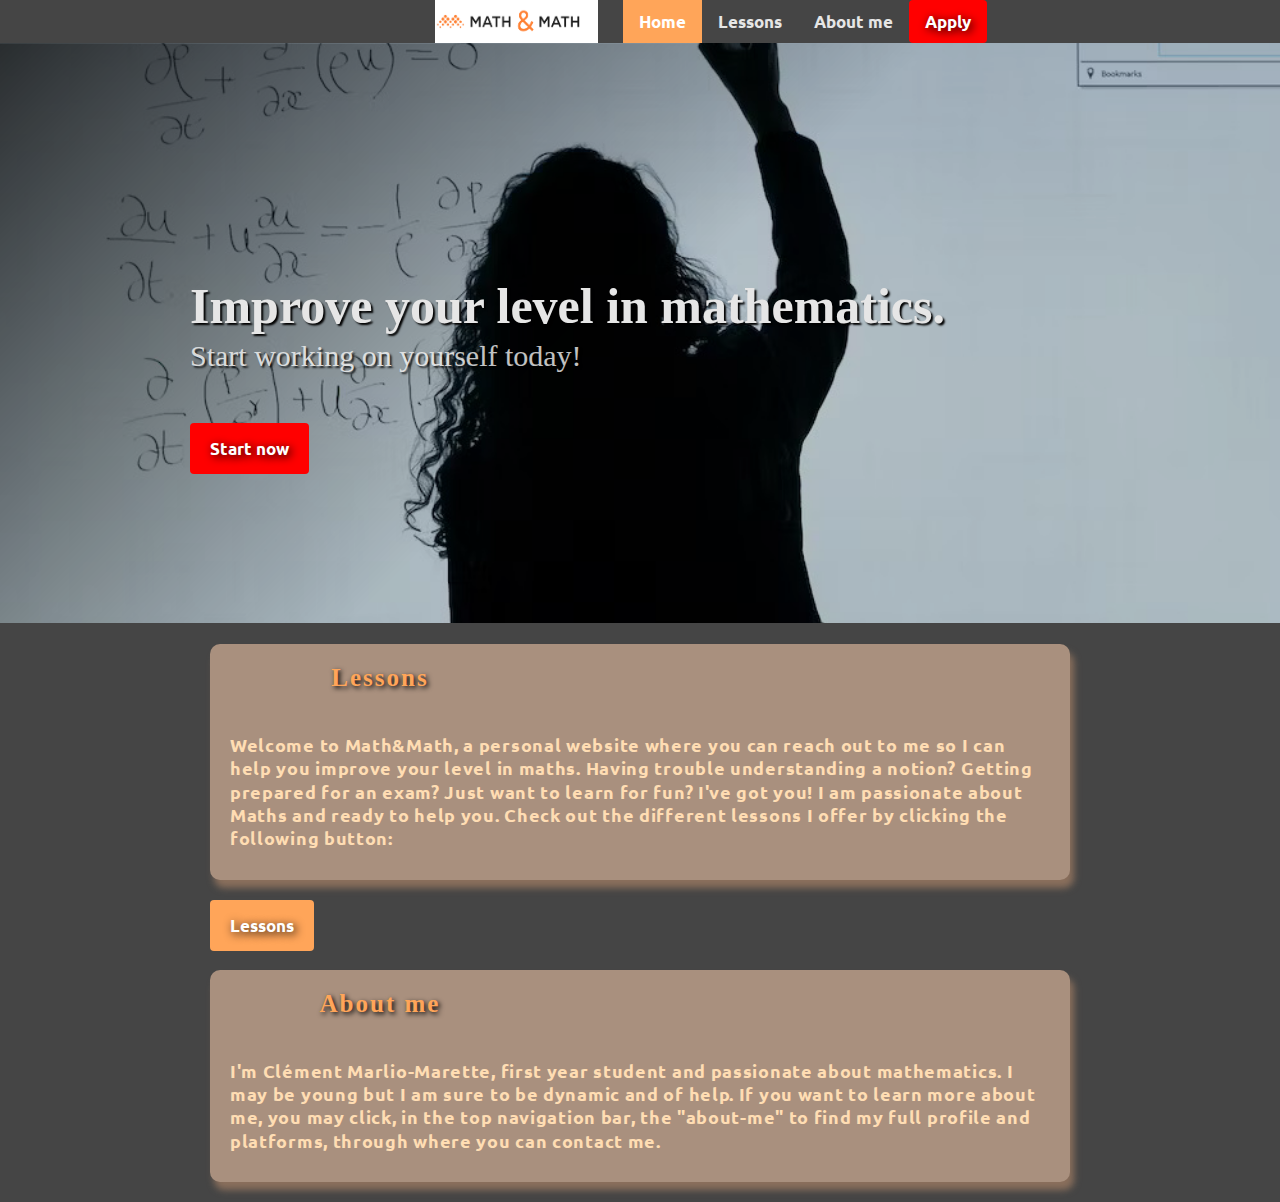
<file: index.html>
<!DOCTYPE html>
<html>
  <head>
    <meta charset="utf-8">
    <meta name="viewport" content="width=device-width, initial-scale=1">
    <link rel="stylesheet" href="css/style.css">
   <title>Math&Math | Home</title>
  </head>

  <body>

    <div class="topnav">
      <img id="img-topnav" alt="Math&Math" src="images/logo.png">
      <a class="active" href="index.html">Home</a>
      <a href="pages/lessons.html">Lessons</a>
      <a href="pages/my-profile.html">About me</a>
      <a href="pages/apply.html" class="btn-red">Apply</a>

      <!-- Use any element to open the sidenav -->
      <span onclick="openNav()">
        <div class="menu-animation" onclick="myFunction(this)" >
          <div class="bar1"></div>
          <div class="bar2"></div>
          <div class="bar3"></div>
        </div>

      </span>
      <script>
        function openNav() {
          document.getElementById("mySidenav").style.width = "220px";
          document.getElementById("main").style.marginLeft = "220px";
          document.body.style.backgroundColor = "rgba(0,0,0,0.4)";
        }

        function closeNav() {
          document.getElementById("mySidenav").style.width = "0";
          document.getElementById("main").style.marginLeft= "0";
          document.body.style.backgroundColor = "white";
        }
      </script>

      <div id="mySidenav" class="sidenav">
        <a href="javascript:void(0)" class="closebtn" onclick="closeNav()">&times;</a>
        <a class="active" href="#">Home</a>
        <a href="pages/lessons.html">Lessons</a>
        <a href="pages/my-profile.html">About me</a>
        <a href="pages/apply.html" class="btn-red">Apply</a>
      </div>
    </div>

    <button onclick="topFunction()" id="myBtn" title="Go to top">Top</button>
    <script type="text/javascript">
      // Get the button:
      let mybutton = document.getElementById("myBtn");

      // When the user scrolls down 20px from the top of the document, show the button
      window.onscroll = function() {scrollFunction()};

      function scrollFunction() {
        if (document.body.scrollTop > 20 || document.documentElement.scrollTop > 20) {
          mybutton.style.display = "block";
        } else {
          mybutton.style.display = "none";
        }
      }

      // When the user clicks on the button, scroll to the top of the document
      function topFunction() {
        document.body.scrollTop = 0; // For Safari
        document.documentElement.scrollTop = 0; // For Chrome, Firefox, IE and Opera
      }
    </script>

    <div class="banner">
      <div class="container">
        <h1>Improve your level in mathematics.</h1>
        <h2>Start working on yourself today!</h2>
        <a href="pages/apply.html" class="btn-red">Start now</a>
      </div>
    </div>

    <div class="container">
      <div class="card-brown">
        <h2>Lessons</h2>
        <p>Welcome to Math&Math, a personal website where you can reach out to me so I can help you improve your level in maths. Having trouble understanding a notion? Getting prepared for an exam? Just want to learn for fun? I've got you! I am passionate about Maths and ready to help you. Check out the different lessons I offer by clicking the following button:</p>
      </div>
      <a href="pages/lessons.html" class="btn-orange">Lessons</a>
      <div class="card-brown">
        <h2 style="margin-top: 90px;">About me</h2>
        <p>I'm Clément Marlio-Marette, first year student and passionate about mathematics. I may be young but I am sure to be dynamic and of help. If you want to learn more about me, you may click, in the top navigation bar, the "about-me" to find my full profile and platforms, through where you can contact me.</p>
      </div>
    </div>

  </body>
</html>
</file>
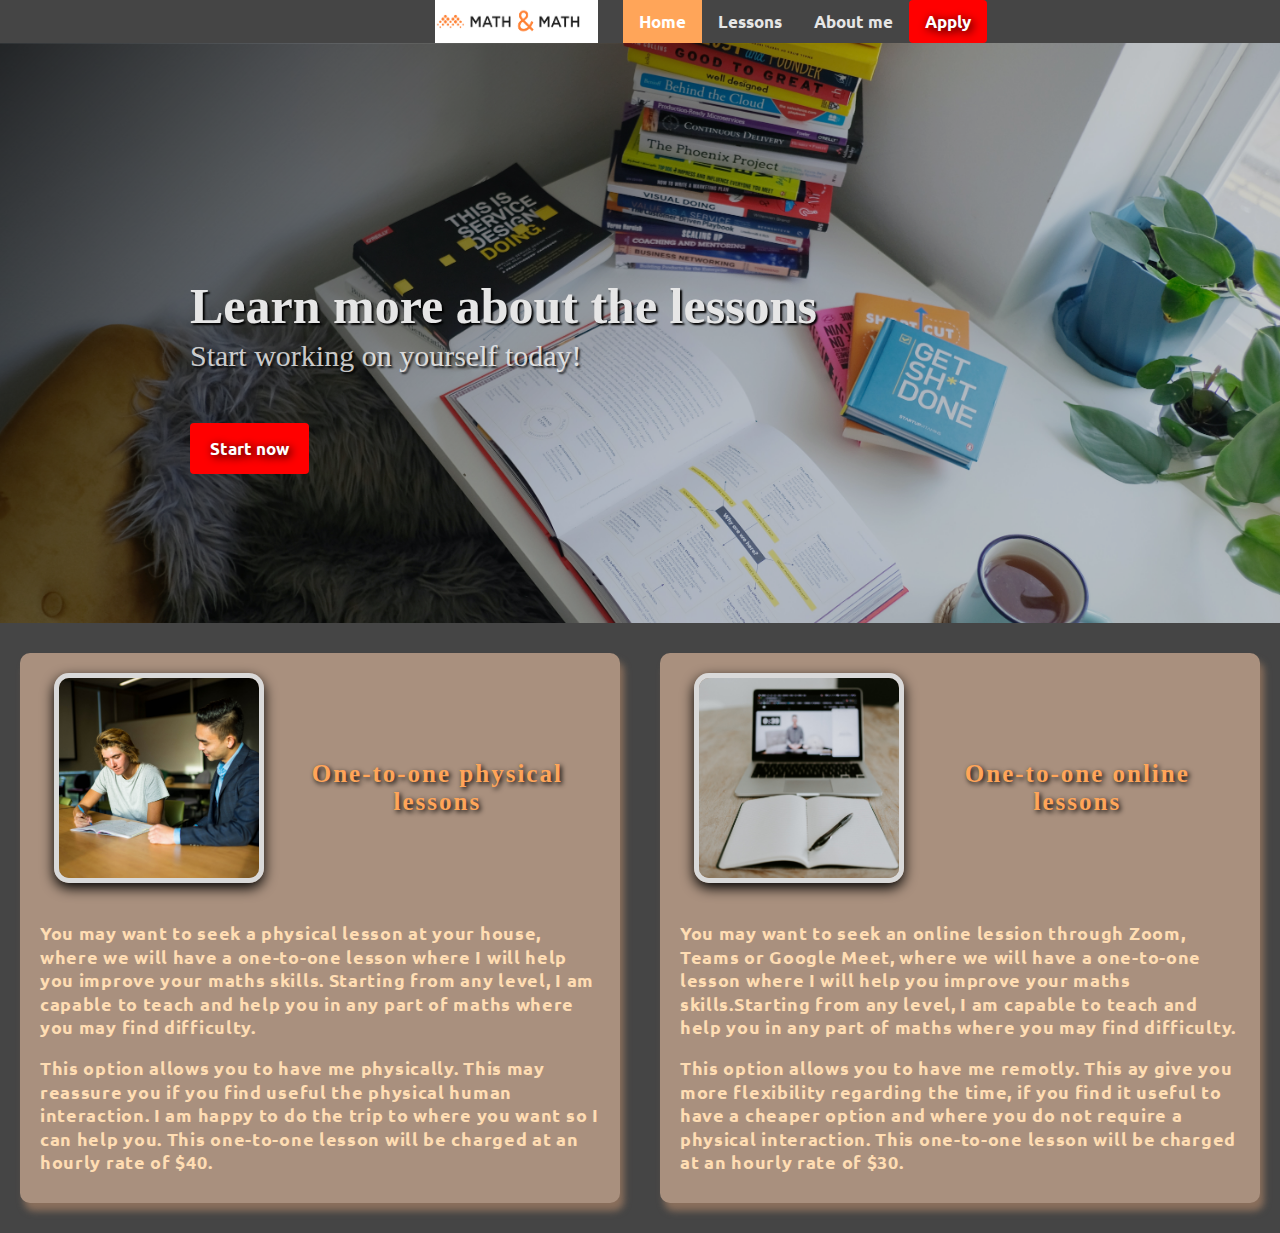
<file: pages/lessons.html>
<!DOCTYPE html>
<html>
  <head>
    <meta charset="utf-8">
    <meta name="viewport" content="width=device-width, initial-scale=1">
    <link rel="stylesheet" href="../css/style-lessons.css">
   <title>Math&Math | Lessons</title>
  </head>

  <body>

    <div class="topnav">
      <img id="img-topnav" alt="Math&Math" src="../images/logo.png">
      <a class="active" href="../index.html">Home</a>
      <a href="lessons.html">Lessons</a>
      <a href="my-profile.html">About me</a>
      <a href="apply.html" class="btn-red">Apply</a>

      <!-- Use any element to open the sidenav -->
      <span onclick="openNav()">
        <div class="menu-animation" onclick="myFunction(this)" >
          <div class="bar1"></div>
          <div class="bar2"></div>
          <div class="bar3"></div>
        </div>

      </span>
      <script>
        function openNav() {
          document.getElementById("mySidenav").style.width = "220px";
          document.getElementById("main").style.marginLeft = "220px";
          document.body.style.backgroundColor = "rgba(0,0,0,0.4)";
        }

        function closeNav() {
          document.getElementById("mySidenav").style.width = "0";
          document.getElementById("main").style.marginLeft= "0";
          document.body.style.backgroundColor = "white";
        }
      </script>

      <div id="mySidenav" class="sidenav">
        <a href="javascript:void(0)" class="closebtn" onclick="closeNav()">&times;</a>
        <a class="active" href="../index.html">Home</a>
        <a href="lessons.html">Lessons</a>
        <a href="my-profile.html">About me</a>
        <a href="apply.html" class="btn-red">Apply</a>
      </div>
    </div>

    <button onclick="topFunction()" id="myBtn" title="Go to top">Top</button>
    <script type="text/javascript">
      // Get the button:
      let mybutton = document.getElementById("myBtn");

      // When the user scrolls down 20px from the top of the document, show the button
      window.onscroll = function() {scrollFunction()};

      function scrollFunction() {
        if (document.body.scrollTop > 20 || document.documentElement.scrollTop > 20) {
          mybutton.style.display = "block";
        } else {
          mybutton.style.display = "none";
        }
      }

      // When the user clicks on the button, scroll to the top of the document
      function topFunction() {
        document.body.scrollTop = 0; // For Safari
        document.documentElement.scrollTop = 0; // For Chrome, Firefox, IE and Opera
      }
    </script>


    <div class="banner-lessons">
      <div class="container">
        <h1>Learn more about the lessons</h1>
        <h2>Start working on yourself today!</h2>
        <a href="apply.html" class="btn-red">Start now</a>
      </div>
    </div>

    <div class="page">
      <div class="card-brown">
        <div class="inside-card">
          <img class="img-class" src="../images/physical-class.jpg">
          <h2> One-to-one physical lessons </h2>
        </div>
        <div class="text">
          <p>You may want to seek a physical lesson at your house, where we will have a one-to-one lesson where I will help you improve your maths skills. Starting from any level, I am capable to teach and help you in any part of maths where you may find difficulty.</p>
          <p> This option allows you to have me physically. This may reassure you if you find useful the physical human interaction. I am happy to do the trip to where you want so I can help you. This one-to-one lesson will be charged at an hourly rate of $40.</p>
        </div>
      </div>

      <div class="card-brown">
        <div class="inside-card">
          <img class="img-class" src="../images/online-class.jpg">
          <h2> One-to-one online lessons </h2>
        </div>
        <div class="text">
          <p>You may want to seek an online lession through Zoom, Teams or Google Meet, where we will have a one-to-one lesson where I will help you improve your maths skills.Starting from any level, I am capable to teach and help you in any part of maths where you may find difficulty.</p>
          <p> This option allows you to have me remotly. This ay give you more flexibility regarding the time, if you find it useful to have a cheaper option and where you do not require a physical interaction. This one-to-one lesson will be charged at an hourly rate of $30.</p>
        </div>
      </div>
    </div>

  </body>
</html>
</file>
<file: css/style.css>
@import url('https://fonts.googleapis.com/css2?family=Permanent+Marker&family=Ubuntu:wght@300;400;500;700&display=swap');

@import url("components-index/container.css");

@import url("components-index/avatar.css");

@import url("components-index/button.css");

@import url("components-index/banner.css");

@import url("components-index/topnav.css");

@import url("components-index/menu-icon.css");

@import url("components-index/sidenav.css");

@import url("components-lessons/button.css");

@import url("components-index/card-brown.css");

body {
  font-family: 'Ubuntu', sans-serif;
  font-weight: bold;
  font-size: 18px;
  margin: 0px;
  background-color: #454545;
  color: #e6e6e6;
}

h1, h2, h3 {
  font-family: 'Permanent Marker', cursive;
  font-size: 30px;
}

a {
  text-decoration: none;
}
.btn-red:hover {
    background-color: #ddd;
    color: black;
  }
</file>
<file: css/style-lessons.css>
@import url('https://fonts.googleapis.com/css2?family=Permanent+Marker&family=Ubuntu:wght@300;400;500;700&display=swap');

@import url("components-index/container.css");

@import url("components-index/avatar.css");

@import url("components-index/button.css");

@import url("components-index/banner.css");

@import url("components-index/topnav.css");

@import url("components-index/menu-icon.css");

@import url("components-index/sidenav.css");

@import url("components-lessons/banner.css");

@import url("components-lessons/card-brown.css");

@import url("components-lessons/page.css");

@import url("components-lessons/images.css");

@import url("components-lessons/button.css");

body {
  font-family: 'Ubuntu', sans-serif;
  font-weight: bold;
  font-size: 18px;
  margin: 0px;
  background-color: #454545;
  color: #e6e6e6;
}

h1, h2, h3 {
  font-family: 'Permanent Marker', cursive;
  font-size: 30px;
}

a {
  text-decoration: none;
}
.btn-red:hover {
    background-color: #ddd;
    color: black;
  }
</file>
